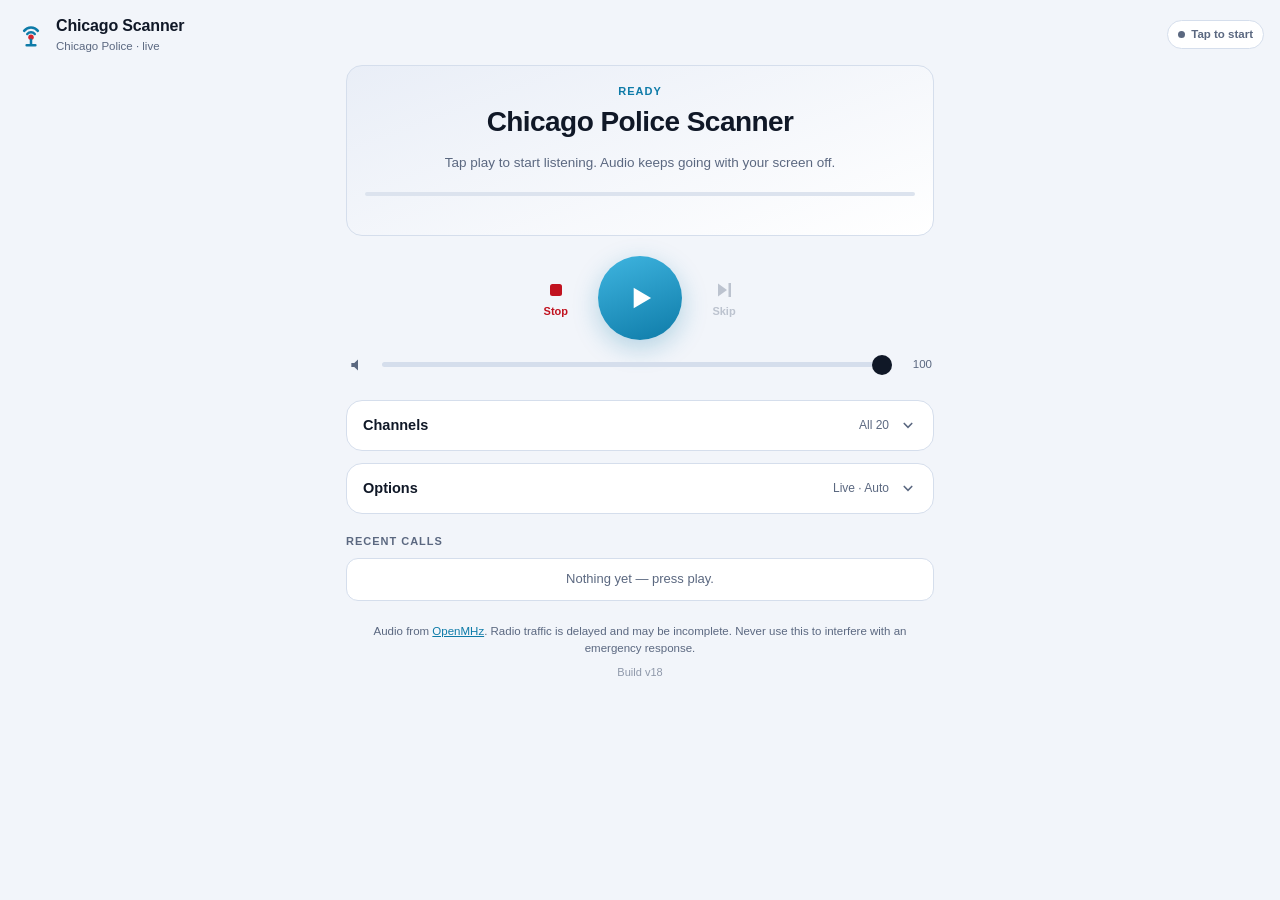
<file: index.html>
<!DOCTYPE html>
<html lang="en">
<head>
<meta charset="utf-8">
<title>Chicago Police Scanner</title>
<meta name="viewport" content="width=device-width, initial-scale=1, viewport-fit=cover">
<meta name="description" content="Live Chicago Police radio. Keeps playing with your screen off.">
<!-- EXACTLY ONE theme-color tag, always resolved by script.
     It previously used a media-scoped pair (light/dark), which works for an
     OS-driven theme but competes with a manual Day/Night choice: whenever only
     one of the two got written, the OS media query silently won and the status
     bar contradicted the app. A single tag makes the user's choice the only
     input, so that conflict cannot occur.
     The Day value is deliberately a shade darker than the page background -
     matching it exactly merged the bar into the app and made the notification
     icons disappear. -->
<meta name="theme-color" content="#dbe4f2">
<meta name="color-scheme" content="light dark">

<!-- Resolve the theme BEFORE first paint, so the status bar is never briefly
     wrong. Handles all three modes, including System, which the previous version
     left to the media attribute. Kept inline and tiny on purpose. -->
<script>
  (function () {
    var DARK = '#0a0f1e', LIGHT = '#dbe4f2';
    try {
      var t = localStorage.getItem('cpd.theme');
      if (t === 'light' || t === 'dark') document.documentElement.setAttribute('data-theme', t);
      // A manual choice wins; only System consults the OS.
      var isDark = t === 'dark' || (t !== 'light' && window.matchMedia &&
                                    window.matchMedia('(prefers-color-scheme: dark)').matches);
      var m = document.querySelector('meta[name="theme-color"]');
      if (m) m.setAttribute('content', isDark ? DARK : LIGHT);
    } catch (e) { /* storage blocked; System mode is a fine fallback */ }
  })();
</script>

<link rel="manifest" href="manifest.webmanifest">
<link rel="icon" href="icons/favicon-32.png" sizes="32x32" type="image/png">
<link rel="apple-touch-icon" href="icons/apple-touch-icon.png">
<meta name="apple-mobile-web-app-capable" content="yes">
<meta name="mobile-web-app-capable" content="yes">
<meta name="apple-mobile-web-app-status-bar-style" content="black-translucent">
<meta name="apple-mobile-web-app-title" content="CPD Scanner">

<link rel="preconnect" href="https://api.openmhz.com" crossorigin>
<link rel="preconnect" href="https://media2.openmhz.com">
<link rel="stylesheet" href="styles.css">
</head>
<body>

<header class="topbar">
  <div class="brand">
    <svg class="brand-mark" viewBox="0 0 24 24" aria-hidden="true">
      <path d="M6.5 9.5a7 7 0 0 1 11 0M9 12a4 4 0 0 1 6 0" fill="none" stroke="currentColor"
            stroke-width="2" stroke-linecap="round"/>
      <circle cx="12" cy="14.5" r="2.2" fill="#d42730"/>
      <path d="M12 16.5V20M8.5 21h7" fill="none" stroke="currentColor" stroke-width="2" stroke-linecap="round"/>
    </svg>
    <div class="brand-text">
      <h1>Chicago Scanner</h1>
      <p>Chicago Police &middot; live</p>
    </div>
  </div>
  <div class="status" id="status" role="status" aria-live="polite">
    <span class="dot" id="statusDot"></span><span id="statusText">Idle</span>
  </div>
</header>

<main>
  <!-- Now playing -->
  <section class="now" aria-label="Now playing">
    <p class="now-label" id="nowLabel">Ready</p>
    <h2 class="now-tg" id="nowTg">Chicago Police Scanner</h2>
    <p class="now-desc" id="nowDesc">Tap play to start listening. Audio keeps going with your screen off.</p>
    <div class="progress" aria-hidden="true"><div class="progress-fill" id="progressFill"></div></div>
    <div class="now-meta">
      <span id="nowTime">&nbsp;</span>
      <span id="queueInfo">&nbsp;</span>
    </div>
  </section>

  <!-- Controls -->
  <section class="controls" aria-label="Playback controls">
    <button id="stopBtn" class="ghost-btn danger" aria-label="Emergency stop: silence and close the app">
      <svg viewBox="0 0 24 24" aria-hidden="true"><rect x="6" y="6" width="12" height="12" rx="2.5"/></svg>
      <span>Stop</span>
    </button>
    <button id="playBtn" class="play-btn" aria-label="Play scanner">
      <svg class="ico-play" viewBox="0 0 24 24" aria-hidden="true"><path d="M8 5.5v13l11-6.5z"/></svg>
      <svg class="ico-pause" viewBox="0 0 24 24" aria-hidden="true"><path d="M7.5 5h3.2v14H7.5zm5.8 0h3.2v14h-3.2z"/></svg>
      <svg class="ico-spin" viewBox="0 0 24 24" aria-hidden="true">
        <circle cx="12" cy="12" r="8" fill="none" stroke="currentColor" stroke-width="2.4"
                stroke-linecap="round" stroke-dasharray="34 18"/>
      </svg>
    </button>
    <button id="skipBtn" class="ghost-btn" aria-label="Skip to next call">
      <svg viewBox="0 0 24 24" aria-hidden="true"><path d="M6 5.5v13l9-6.5zM16.5 5h2.5v14h-2.5z"/></svg>
      <span>Skip</span>
    </button>
  </section>

  <!-- Volume -->
  <section class="vol-row" aria-label="Volume">
    <svg class="vol-ico" viewBox="0 0 24 24" aria-hidden="true"><path d="M4 9.5h3.5L12 5.5v13L7.5 14.5H4z"/></svg>
    <input id="volume" type="range" min="0" max="100" value="100" aria-label="Volume">
    <span id="volLabel" class="vol-label">100</span>
  </section>

  <!-- Talkgroups -->
  <section class="panel" aria-label="Talkgroup filter">
    <button class="panel-head" id="tgToggle" aria-expanded="false" aria-controls="tgBody">
      <span class="panel-title">Channels</span>
      <span class="panel-sub" id="tgSummary">All 20</span>
      <svg class="chev" viewBox="0 0 24 24" aria-hidden="true"><path d="M7 10l5 5 5-5" fill="none" stroke="currentColor" stroke-width="2.2" stroke-linecap="round"/></svg>
    </button>
    <div class="panel-body" id="tgBody" hidden>
      <div class="quick">
        <button class="mini" data-preset="all">All</button>
        <button class="mini" data-preset="none">None</button>
        <button class="mini" data-preset="zones">Dispatch zones</button>
        <button class="mini" data-preset="citywide">Citywide</button>
      </div>
      <div class="chips" id="tgChips"></div>
    </div>
  </section>

  <!-- Options -->
  <section class="panel" aria-label="Options">
    <button class="panel-head" id="optToggle" aria-expanded="false" aria-controls="optBody">
      <span class="panel-title">Options</span>
      <span class="panel-sub" id="optSummary">Live mode</span>
      <svg class="chev" viewBox="0 0 24 24" aria-hidden="true"><path d="M7 10l5 5 5-5" fill="none" stroke="currentColor" stroke-width="2.2" stroke-linecap="round"/></svg>
    </button>
    <div class="panel-body" id="optBody" hidden>
      <div class="opt-stack">
        <span class="opt-label"><strong>Appearance</strong><small>Day, night, or follow your phone</small></span>
        <div class="seg" id="themeSeg" role="radiogroup" aria-label="Appearance">
          <button class="seg-btn" type="button" role="radio" aria-checked="false" data-theme-choice="light">
            <svg viewBox="0 0 24 24" aria-hidden="true"><circle cx="12" cy="12" r="4.4"/><path d="M12 2v3M12 19v3M2 12h3M19 12h3M4.9 4.9l2.1 2.1M17 17l2.1 2.1M19.1 4.9L17 7M7 17l-2.1 2.1" stroke="currentColor" stroke-width="1.9" stroke-linecap="round" fill="none"/></svg>
            Day
          </button>
          <button class="seg-btn" type="button" role="radio" aria-checked="false" data-theme-choice="dark">
            <svg viewBox="0 0 24 24" aria-hidden="true"><path d="M20 14.5A8.5 8.5 0 0 1 9.5 4a8.5 8.5 0 1 0 10.5 10.5z"/></svg>
            Night
          </button>
          <button class="seg-btn" type="button" role="radio" aria-checked="true" data-theme-choice="system">
            <svg viewBox="0 0 24 24" aria-hidden="true"><path d="M3.5 5.5h17v10h-17z" fill="none" stroke="currentColor" stroke-width="1.9"/><path d="M8 19h8" stroke="currentColor" stroke-width="1.9" stroke-linecap="round" fill="none"/></svg>
            Auto
          </button>
        </div>
      </div>
      <label class="opt">
        <span><strong>Start playing when I open the app</strong><small>Begin scanning immediately, no tap needed</small></span>
        <input type="checkbox" id="autoStart" checked>
      </label>
      <label class="opt">
        <span><strong>Live mode</strong><small>Skip backlog and stay close to real time</small></span>
        <input type="checkbox" id="liveMode" checked>
      </label>
      <label class="opt">
        <span><strong>Skip very short calls</strong><small>Ignore clips under 2 seconds (mostly clicks)</small></span>
        <input type="checkbox" id="skipShort">
      </label>
    </div>
  </section>

  <!-- Recent -->
  <section class="recent" aria-label="Recent calls">
    <div class="recent-top">
      <h2 class="recent-head">Recent calls</h2>
      <button id="recentToggle" class="mini" type="button" aria-expanded="false" hidden>Show more</button>
    </div>
    <ul id="recentList" class="recent-list"><li class="empty">Nothing yet &mdash; press play.</li></ul>
  </section>

  <p class="credit">Audio from <a href="https://openmhz.com/system/chi_cpd" target="_blank" rel="noopener">OpenMHz</a>.
  Radio traffic is delayed and may be incomplete. Never use this to interfere with an emergency response.</p>
  <p class="build"><span id="buildTag">&nbsp;</span></p>
</main>

<!-- Install hint -->
<div class="install" id="installBar" hidden>
  <span id="installText">Add to your home screen for background audio.</span>
  <button id="installBtn" class="mini solid">Install</button>
  <button id="installClose" class="mini" aria-label="Dismiss">&times;</button>
</div>

<script src="app.js"></script>
</body>
</html>
</file>
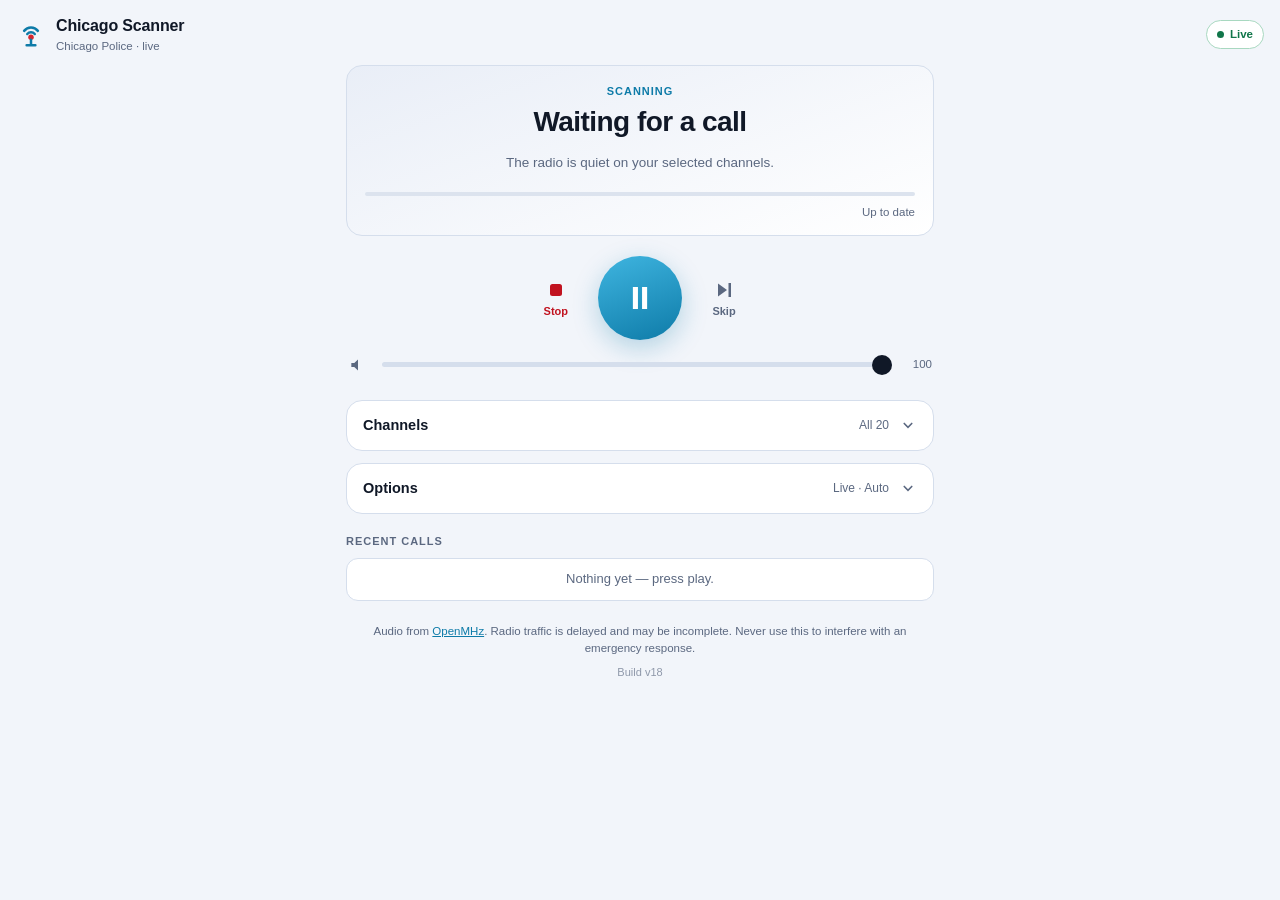
<file: reset.html>
<!DOCTYPE html>
<html lang="en">
<head>
<meta charset="utf-8">
<title>Reset Chicago Scanner</title>
<meta name="viewport" content="width=device-width, initial-scale=1, viewport-fit=cover">
<meta name="robots" content="noindex">
<!--
  Escape hatch for a stuck service worker.

  Deliberately self-contained: no styles.css, no app.js, no icons. Any external
  file would be served by the very worker this page exists to remove, which is
  how you end up with a repair tool that is itself broken.

  An old worker has never cached this path, so its cache lookup misses and the
  request falls through to the network - which is what makes this work even
  when every other page is stale.
-->
<style>
  :root { color-scheme: dark; }
  body {
    margin: 0; min-height: 100vh; display: grid; place-items: center;
    background: #0a0f1e; color: #e9eff9; text-align: center;
    font: 15px/1.5 -apple-system, BlinkMacSystemFont, "Segoe UI", Roboto, Arial, sans-serif;
    padding: 24px;
  }
  .box { max-width: 380px; }
  h1 { font-size: 19px; margin: 0 0 10px; }
  p { color: #8e9dc2; margin: 0 0 18px; font-size: 14px; }
  #log {
    font-size: 13px; color: #41b6e6; min-height: 3em;
    font-variant-numeric: tabular-nums; white-space: pre-line;
  }
  a.btn {
    display: inline-block; margin-top: 14px; padding: 12px 20px;
    background: #41b6e6; color: #06101f; border-radius: 999px;
    font-weight: 650; text-decoration: none;
  }
</style>
</head>
<body>
<div class="box">
  <h1>Resetting the scanner</h1>
  <p>Clearing the old cached version. This takes a second.</p>
  <div id="log">Starting…</div>
  <a class="btn" id="manual" href="./" hidden>Open the scanner</a>
</div>

<script>
(async function () {
  var log = document.getElementById('log');
  var lines = [];
  function say(msg) { lines.push(msg); log.textContent = lines.join('\n'); }

  try {
    if ('serviceWorker' in navigator) {
      var regs = await navigator.serviceWorker.getRegistrations();
      for (var i = 0; i < regs.length; i++) await regs[i].unregister();
      say('Removed ' + regs.length + ' service worker' + (regs.length === 1 ? '' : 's'));
    }
  } catch (e) { say('Could not remove workers'); }

  try {
    if (window.caches) {
      var keys = await caches.keys();
      for (var j = 0; j < keys.length; j++) await caches.delete(keys[j]);
      say(keys.length ? 'Deleted cache: ' + keys.join(', ') : 'No caches found');
    }
  } catch (e) { say('Could not clear caches'); }

  say('Loading the current version…');

  // Cache-bust the navigation too, so no HTTP-cached copy sneaks back in.
  setTimeout(function () {
    location.replace('./?fresh=' + Date.now());
  }, 900);

  // If the redirect is blocked for any reason, leave a manual way out.
  setTimeout(function () {
    document.getElementById('manual').hidden = false;
  }, 4000);
})();
</script>
</body>
</html>
</file>
<file: styles.css>
/* Dark is the app's default identity, so the bare :root holds the night palette.
   Day is applied either explicitly via [data-theme="light"], or in System mode
   (no attribute) when the OS asks for light. Every colour below is a token so
   the two palettes stay in step. */
:root {
  color-scheme: dark;
  --bg: #0a0f1e;
  --surface: #131b30;
  --surface-2: #1b2540;
  --line: #26324f;
  --text: #e9eff9;
  --muted: #8e9dc2;
  --accent: #41b6e6;
  --accent-dim: #1d5f80;
  --accent-text: #06101f;   /* on a solid accent fill */
  --accent-on: #dff2fb;     /* on the dimmed accent (selected chips) */
  --red: #d42730;
  --green: #3ddc84;
  --amber: #f2b23c;
  --track: #0c1425;
  --pill-green: #1d4a33;
  --pill-amber: #4a3a19;
  --pill-red: #4d2027;
  --shadow: rgba(0, 0, 0, 0.5);
  --play-from: #5cc6f0;
  --play-shadow: rgba(65, 182, 230, 0.32);
  --radius: 16px;
  --tap: 48px;
}

/* System mode on a light OS */
@media (prefers-color-scheme: light) {
  :root:not([data-theme="dark"]) {
    color-scheme: light;
    --bg: #f2f5fa;
    --surface: #ffffff;
    --surface-2: #e9eef7;
    --line: #d5deec;
    --text: #101827;
    --muted: #5b6880;
    --accent: #0e7ba8;
    --accent-dim: #cfeaf7;
    --accent-text: #ffffff;
    --accent-on: #08475f;
    --red: #c1121f;
    --green: #11764a;
    --amber: #96610d;
    --track: #dce3ee;
    --pill-green: #a8d8c0;
    --pill-amber: #e3cb9a;
    --pill-red: #edb6ba;
    --shadow: rgba(16, 24, 39, 0.18);
    --play-from: #3fb5e0;
    --play-shadow: rgba(14, 123, 168, 0.28);
  }
}

/* Day, chosen explicitly - wins regardless of the OS setting */
:root[data-theme="light"] {
  color-scheme: light;
  --bg: #f2f5fa;
  --surface: #ffffff;
  --surface-2: #e9eef7;
  --line: #d5deec;
  --text: #101827;
  --muted: #5b6880;
  --accent: #0e7ba8;
  --accent-dim: #cfeaf7;
  --accent-text: #ffffff;
  --accent-on: #08475f;
  --red: #c1121f;
  --green: #11764a;
  --amber: #96610d;
  --track: #dce3ee;
  --pill-green: #a8d8c0;
  --pill-amber: #e3cb9a;
  --pill-red: #edb6ba;
  --shadow: rgba(16, 24, 39, 0.18);
  --play-from: #3fb5e0;
  --play-shadow: rgba(14, 123, 168, 0.28);
}

* { box-sizing: border-box; }

/* Several components below set an explicit display, which outranks the browser's
   built-in [hidden] { display: none } and leaves them stuck on screen. Anything
   toggled via the hidden attribute needs this to actually hide. */
[hidden] { display: none !important; }

/* The theme background is set on html as well as body. With viewport-fit=cover
   the page extends under the system UI, and relying on background propagation
   alone can leave that strip the wrong colour. */
html { -webkit-text-size-adjust: 100%; background: var(--bg); }

body {
  margin: 0;
  background: var(--bg);
  color: var(--text);
  font: 15px/1.45 -apple-system, BlinkMacSystemFont, "Segoe UI", Roboto, "Helvetica Neue", Arial, sans-serif;
  overflow-x: hidden;
  -webkit-tap-highlight-color: transparent;
  padding: env(safe-area-inset-top) env(safe-area-inset-right)
           calc(env(safe-area-inset-bottom) + 8px) env(safe-area-inset-left);
}

h1, h2 { margin: 0; }
a { color: var(--accent); }

/* ---------- top bar ---------- */
.topbar {
  display: flex; align-items: center; justify-content: space-between; gap: 12px;
  padding: 14px 16px 10px;
  position: sticky; top: 0; z-index: 10;
  background: linear-gradient(var(--bg) 72%, transparent);
}
.brand { display: flex; align-items: center; gap: 10px; min-width: 0; }
.brand-mark { width: 30px; height: 30px; color: var(--accent); flex: none; }
.brand-text h1 { font-size: 16px; font-weight: 650; letter-spacing: -0.01em; }
.brand-text p { margin: 1px 0 0; font-size: 11.5px; color: var(--muted); }

.status {
  display: flex; align-items: center; gap: 6px; flex: none;
  font-size: 11.5px; font-weight: 600; color: var(--muted);
  background: var(--surface); border: 1px solid var(--line);
  padding: 5px 10px; border-radius: 999px; white-space: nowrap;
}
.dot { width: 7px; height: 7px; border-radius: 50%; background: var(--muted); flex: none; }
.status[data-state="live"]       { color: var(--green); border-color: var(--pill-green); }
.status[data-state="live"] .dot  { background: var(--green); animation: pulse 2s ease-in-out infinite; }
.status[data-state="wait"]       { color: var(--amber); border-color: var(--pill-amber); }
.status[data-state="wait"] .dot  { background: var(--amber); }
.status[data-state="error"]      { color: var(--red); border-color: var(--pill-red); }
.status[data-state="error"] .dot { background: var(--red); }
@keyframes pulse { 50% { opacity: 0.35; } }

main { padding: 0 16px; max-width: 620px; margin: 0 auto; }

/* ---------- now playing ---------- */
.now {
  background: linear-gradient(160deg, var(--surface-2), var(--surface));
  border: 1px solid var(--line); border-radius: var(--radius);
  padding: 18px 18px 14px; text-align: center;
}
.now-label {
  margin: 0 0 6px; font-size: 11px; font-weight: 700;
  letter-spacing: 0.09em; text-transform: uppercase; color: var(--accent);
}
.now-tg {
  font-size: 25px; font-weight: 700; letter-spacing: -0.02em; line-height: 1.15;
  overflow-wrap: break-word;
}
.now-desc {
  margin: 7px 0 0; font-size: 13.5px; color: var(--muted);
  min-height: 2.6em; display: flex; align-items: center; justify-content: center;
}
.progress {
  height: 4px; background: var(--track);
  border-radius: 999px; overflow: hidden; margin-top: 12px;
}
.progress-fill {
  height: 100%; width: 0%; background: var(--accent); border-radius: 999px;
  transition: width 0.22s linear;
}
.now-meta {
  display: flex; justify-content: space-between; gap: 10px;
  margin-top: 8px; font-size: 11.5px; color: var(--muted);
  font-variant-numeric: tabular-nums;
}

/* ---------- controls ---------- */
/* Three columns with equal-weight sides, so the play button lands on the page's
   true centre line. Centring the play+Skip pair as a flex group instead made
   Skip's width shove the button visibly off to the left. */
.controls {
  display: grid;
  grid-template-columns: 1fr auto 1fr;
  align-items: center;
  margin: 20px 0 4px;
}
.controls .play-btn { grid-column: 2; }
.controls .ghost-btn { grid-column: 3; justify-self: start; margin-left: 18px; }
/* Emergency stop sits opposite Skip, which also keeps the play button centred. */
.controls .ghost-btn.danger {
  grid-column: 1; justify-self: end; margin-left: 0; margin-right: 18px;
  color: var(--red);
}
.controls .ghost-btn.danger:active { opacity: 0.6; }
.play-btn {
  width: 84px; height: 84px; border-radius: 50%; flex: none;
  border: none; cursor: pointer; color: var(--accent-text);
  background: linear-gradient(160deg, var(--play-from), var(--accent));
  box-shadow: 0 8px 26px var(--play-shadow);
  display: grid; place-items: center;
  transition: transform 0.12s ease, box-shadow 0.2s ease;
}
.play-btn:active { transform: scale(0.94); }
.play-btn svg { width: 38px; height: 38px; fill: currentColor; grid-area: 1 / 1; }
.play-btn .ico-pause, .play-btn .ico-spin { display: none; }
.play-btn[data-state="playing"] .ico-play  { display: none; }
.play-btn[data-state="playing"] .ico-pause { display: block; }
.play-btn[data-state="loading"] .ico-play  { display: none; }
.play-btn[data-state="loading"] .ico-spin  { display: block; animation: spin 0.9s linear infinite; }
@keyframes spin { to { transform: rotate(360deg); } }

.ghost-btn {
  display: inline-flex; flex-direction: column; align-items: center; gap: 3px;
  min-width: var(--tap); padding: 8px 12px; cursor: pointer;
  background: none; border: none; color: var(--muted);
  font-size: 11px; font-weight: 600;
}
.ghost-btn svg { width: 24px; height: 24px; fill: currentColor; }
.ghost-btn:active { color: var(--text); }
.ghost-btn:disabled { opacity: 0.35; }

/* ---------- volume ---------- */
.vol-row { display: flex; align-items: center; gap: 12px; margin: 10px 2px 20px; }
.vol-ico { width: 20px; height: 20px; fill: var(--muted); flex: none; }
.vol-label { font-size: 11.5px; color: var(--muted); width: 26px; text-align: right; font-variant-numeric: tabular-nums; }
input[type="range"] {
  -webkit-appearance: none; appearance: none; flex: 1;
  height: 26px; background: none; cursor: pointer;
}
input[type="range"]::-webkit-slider-runnable-track { height: 5px; background: var(--line); border-radius: 999px; }
input[type="range"]::-moz-range-track { height: 5px; background: var(--line); border-radius: 999px; }
input[type="range"]::-webkit-slider-thumb {
  -webkit-appearance: none; width: 20px; height: 20px; margin-top: -7.5px;
  background: var(--text); border-radius: 50%; border: none;
}
input[type="range"]::-moz-range-thumb { width: 20px; height: 20px; background: var(--text); border-radius: 50%; border: none; }

/* ---------- panels ---------- */
.panel {
  background: var(--surface); border: 1px solid var(--line);
  border-radius: var(--radius); margin-bottom: 12px; overflow: hidden;
}
.panel-head {
  width: 100%; display: flex; align-items: center; gap: 10px;
  padding: 14px 16px; min-height: var(--tap);
  background: none; border: none; color: var(--text);
  font: inherit; text-align: left; cursor: pointer;
}
.panel-title { font-weight: 620; font-size: 14.5px; }
.panel-sub { margin-left: auto; font-size: 12px; color: var(--muted); }
.chev { width: 18px; height: 18px; color: var(--muted); transition: transform 0.2s ease; flex: none; }
.panel-head[aria-expanded="true"] .chev { transform: rotate(180deg); }
.panel-body { padding: 14px 16px 16px; border-top: 1px solid var(--line); }

.quick { display: flex; flex-wrap: wrap; gap: 8px; margin-bottom: 12px; }
.mini {
  padding: 7px 12px; border-radius: 999px; cursor: pointer;
  background: var(--surface-2); border: 1px solid var(--line);
  color: var(--muted); font: 600 12px/1 inherit;
}
.mini:active { color: var(--text); }
.mini.solid { background: var(--accent); border-color: var(--accent); color: var(--accent-text); }

.chips { display: flex; flex-wrap: wrap; gap: 8px; }
.chip {
  padding: 9px 13px; border-radius: 999px; cursor: pointer;
  background: var(--surface-2); border: 1px solid var(--line);
  color: var(--muted); font: 600 12.5px/1 inherit;
  transition: background 0.14s ease, color 0.14s ease, border-color 0.14s ease;
}
.chip[aria-pressed="true"] {
  background: var(--accent-dim); border-color: var(--accent); color: var(--accent-on);
}

.opt {
  display: flex; align-items: center; gap: 14px; justify-content: space-between;
  padding: 10px 0; min-height: var(--tap);
}
.opt + .opt, .opt + .opt-stack, .opt-stack + .opt { border-top: 1px solid var(--line); }
.opt span { display: flex; flex-direction: column; gap: 2px; }
.opt strong { font-size: 14px; font-weight: 600; }
.opt small { font-size: 12px; color: var(--muted); }
.opt input { width: 22px; height: 22px; accent-color: var(--accent); flex: none; }

/* ---------- appearance switch ---------- */
.opt-stack {
  display: flex; flex-direction: column; align-items: stretch; gap: 10px;
  padding: 10px 0;
}
.opt-stack .opt-label { display: flex; flex-direction: column; gap: 2px; }
.opt-stack strong { font-size: 14px; font-weight: 600; }
.opt-stack small { font-size: 12px; color: var(--muted); }
.seg {
  display: flex; gap: 4px; padding: 3px;
  background: var(--surface-2); border: 1px solid var(--line); border-radius: 999px;
}
.seg-btn {
  flex: 1; min-height: 38px; padding: 8px 10px; cursor: pointer;
  border: none; border-radius: 999px; background: none;
  color: var(--muted); font: 600 12.5px/1 inherit;
  display: inline-flex; align-items: center; justify-content: center; gap: 6px;
  transition: background 0.14s ease, color 0.14s ease;
}
.seg-btn svg { width: 15px; height: 15px; fill: currentColor; }
.seg-btn[aria-checked="true"] { background: var(--accent); color: var(--accent-text); }

/* ---------- recent ---------- */
.recent { margin-top: 20px; }
.recent-top {
  display: flex; align-items: center; justify-content: space-between;
  gap: 12px; margin-bottom: 8px;
}
.recent-head {
  font-size: 11px; font-weight: 700; letter-spacing: 0.09em;
  text-transform: uppercase; color: var(--muted);
}
.recent-list { list-style: none; margin: 0; padding: 0; }
/* Expanded, the history is bounded and scrolls inside itself so the page
   length stays predictable no matter how long the scanner has been running. */
.recent-list.is-expanded {
  max-height: 55vh; overflow-y: auto; overscroll-behavior: contain;
  -webkit-overflow-scrolling: touch;
  padding-right: 4px;
}
.recent-list li {
  display: flex; align-items: center; gap: 12px;
  padding: 11px 14px; margin-bottom: 6px;
  background: var(--surface); border: 1px solid var(--line); border-radius: 12px;
  font-size: 13.5px;
}
.recent-list li.empty { color: var(--muted); justify-content: center; font-size: 13px; }
.recent-list li.is-current { border-color: var(--accent); background: var(--surface-2); }
.rc-live {
  flex: none; width: 8px; height: 8px; border-radius: 50%;
  background: var(--accent); animation: pulse 1.6s ease-in-out infinite;
}
.rc-main { min-width: 0; flex: 1; }
.rc-tg { font-weight: 620; white-space: nowrap; overflow: hidden; text-overflow: ellipsis; }
.rc-sub { font-size: 11.5px; color: var(--muted); white-space: nowrap; overflow: hidden; text-overflow: ellipsis; }
.rc-time { font-size: 11.5px; color: var(--muted); font-variant-numeric: tabular-nums; flex: none; }
.rc-replay {
  flex: none; width: 34px; height: 34px; border-radius: 50%; cursor: pointer;
  background: var(--surface-2); border: 1px solid var(--line);
  color: var(--muted); display: grid; place-items: center;
}
.rc-replay svg { width: 15px; height: 15px; fill: currentColor; }

.credit { font-size: 11.5px; color: var(--muted); line-height: 1.5; margin: 22px 0 8px; text-align: center; }
/* Build tag: lets you confirm at a glance which version the phone is actually
   running, rather than trusting that a deploy landed. */
.build {
  font-size: 11px; color: var(--muted); opacity: 0.65; text-align: center;
  margin: 0 0 16px; font-variant-numeric: tabular-nums;
}
.build .stale {
  color: var(--amber); opacity: 1; font-weight: 600;
  text-decoration: underline; text-underline-offset: 3px;
}

/* ---------- install bar ---------- */
.install {
  position: fixed; left: 12px; right: 12px;
  bottom: calc(12px + env(safe-area-inset-bottom));
  display: flex; align-items: center; gap: 10px; z-index: 20;
  padding: 12px 14px; border-radius: 14px;
  background: var(--surface-2); border: 1px solid var(--accent);
  box-shadow: 0 10px 30px var(--shadow);
  font-size: 13px;
}
.install span { flex: 1; }
/* The bar is fixed, so keep it from sitting on top of the last few calls. */
body.has-install main { padding-bottom: 84px; }

@media (min-width: 620px) {
  .now-tg { font-size: 28px; }
  .install { left: auto; right: 16px; width: 380px; }
}

@media (prefers-reduced-motion: reduce) {
  * { animation-duration: 0.001ms !important; animation-iteration-count: 1 !important;
      transition-duration: 0.001ms !important; }
}
</file>
